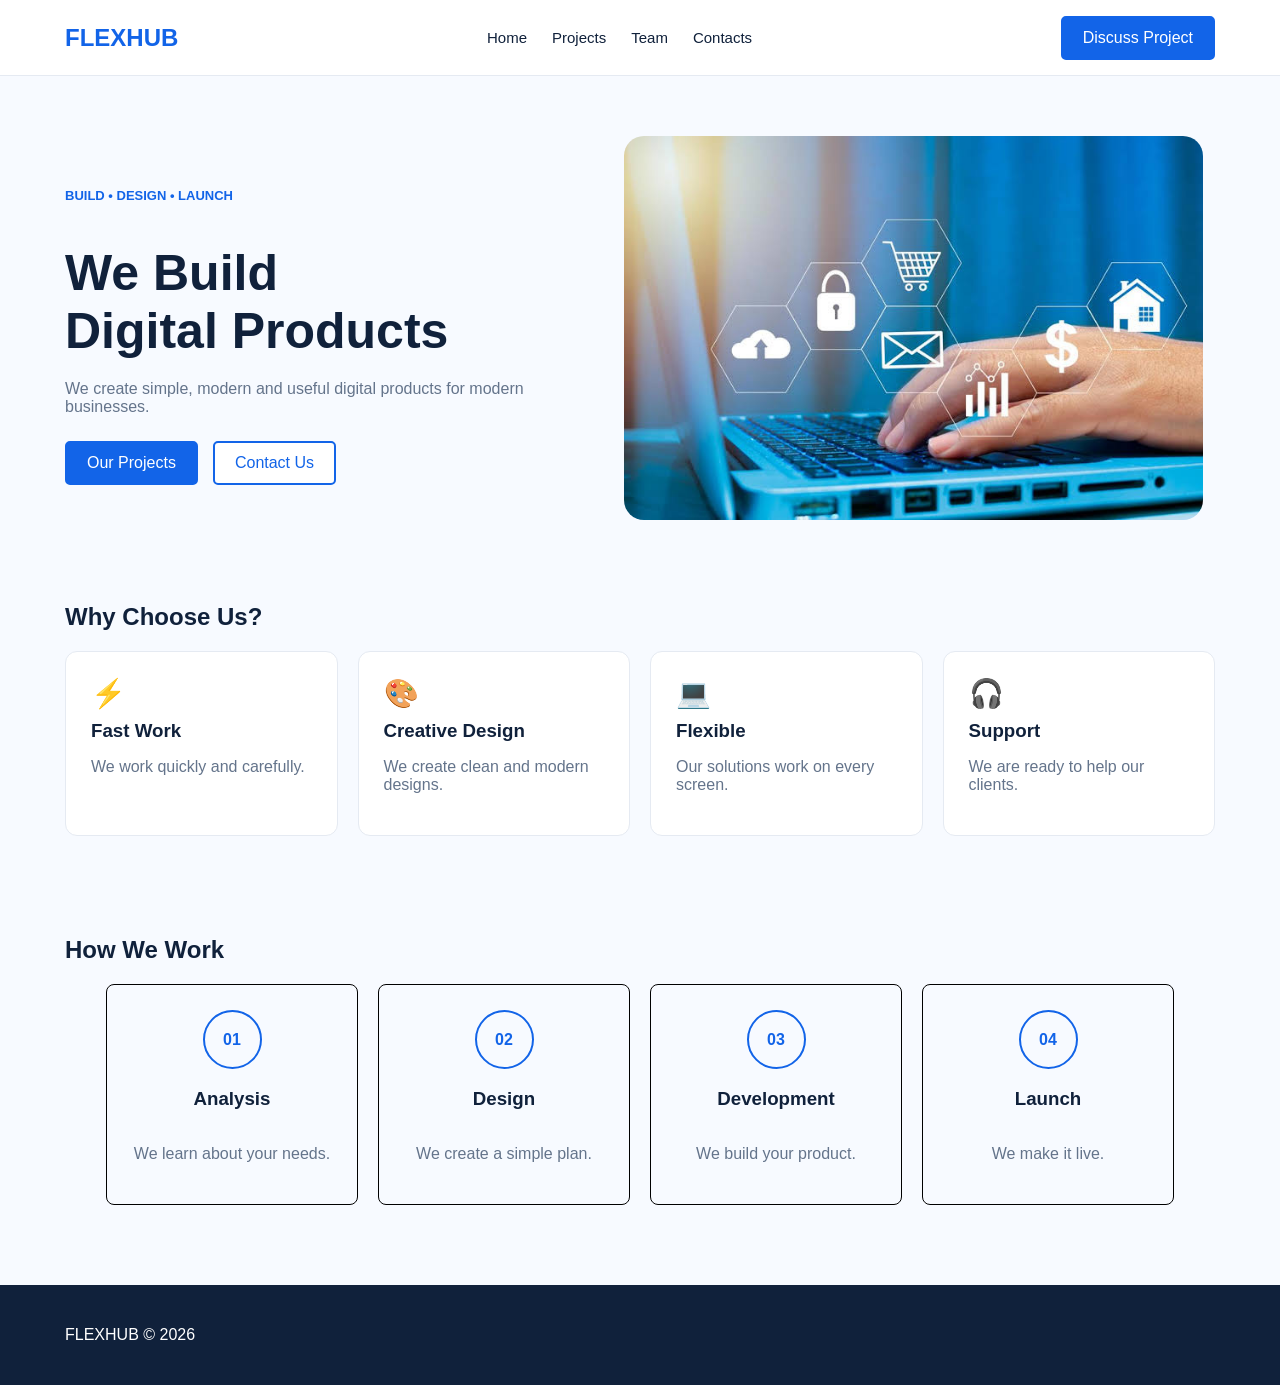
<file: index.html>
<!DOCTYPE html>
<html lang="en">

<head>
    <meta charset="UTF-8">
    <meta name="viewport" content="width=device-width, initial-scale=1.0">
    <title>FLEXHUB - Home</title>
    <link rel="stylesheet" href="style.css">
</head>

<body>

    <header>
        <div class="container nav">
            <a href="index.html">
                <h2 class="logo">FLEXHUB</h2>
            </a>
            <nav>
                <a href="index.html">Home</a>
                <a href="projects.html">Projects</a>
                <a href="team.html">Team</a>
                <a href="contacts.html">Contacts</a>
            </nav>
            <a href="contacts.html" class="btn">Discuss Project</a>
        </div>
    </header>

    <main>

        <section class="hero container">
            <div class="hero-text">
                <p class="small-title">BUILD • DESIGN • LAUNCH</p>
                <h1>We Build<br>Digital Products</h1>
                <p>We create simple, modern and useful digital products for modern businesses.</p>
                <div class="buttons">
                    <a href="projects.html" class="btn">Our Projects</a>
                    <a href="contacts.html" class="btnsecond">Contact Us</a>
                </div>
            </div>

            <div class="hero-card">          
                <img src="images (2).jfif">     
            </div>

        </section>

    <section class="container">
        <h2 class="section-title">Why Choose Us?</h2>
         
        <div class="advantages">

           <div class="advantage">
            <span>⚡️</span>
            <h3>Fast Work</h3>
            <p>We work quickly and carefully.</p>
        </div>
            
        <div class="advantage">
            <span>🎨</span>
            <h3>Creative Design</h3>
            <p>We create clean and modern designs.</p>
        </div>

          <div class="advantage">
            <span>💻</span>
            <h3>Flexible</h3>
            <p>Our solutions work on every screen.</p>
        </div>

        <div class="advantage">
            <span>🎧</span>
            <h3>Support</h3>
            <p>We are ready to help our clients.</p>
        </div>

        </div>
    </section>

    <section class="process container">
      <h2 class="section-title">How We Work</h2>

      <div class="steps">
  
        <div class="step">
            <div>01</div>
            <h3>Analysis</h3>
            <p>We learn about your needs.</p>
        </div>

        <div class="step">
            <div>02</div>
            <h3>Design</h3>
            <p>We create a simple plan.</p>
        </div>

        <div class="step">
            <div>03</div>
            <h3>Development</h3>
            <p>We build your product.</p>
        </div>

        <div class="step">
            <div>04</div>
            <h3>Launch</h3>
            <p>We make it live.</p>
        </div>

      </div>
    </section>
</main>

<footer>
    <div class="container">
        <p>FLEXHUB © 2026</p>
    </div>
</footer>

</body>

</html>
</file>
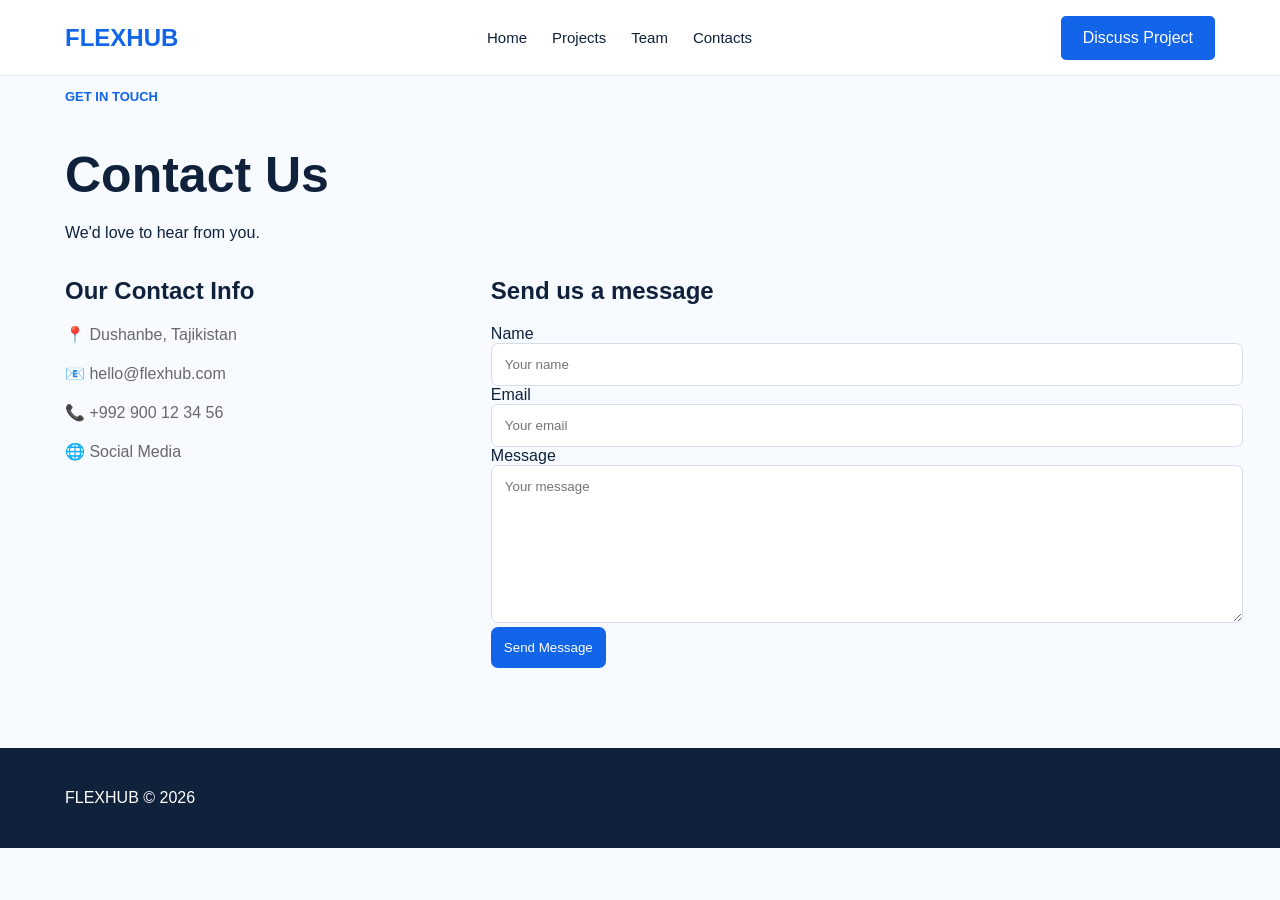
<file: contacts.html>
<!DOCTYPE html>
<html lang="en">
<head>
    <meta charset="UTF-8">
    <meta name="viewport" content="width=device-width, initial-scale=1.0">
    <title>FLEXHUB - Contacts</title>
    <link rel="stylesheet" href="style.css">
</head>

<body>

<header>
    <div class="container nav">

        <h2 class="logo">FLEXHUB</h2>

        <nav>
            <a href="index.html">Home</a>
            <a href="projects.html">Projects</a>
            <a href="team.html">Team</a>
            <a href="contacts.html">Contacts</a>
        </nav>

        <a href="contacts.html" class="btn">Discuss Project</a>

    </div>
</header>

<main>

<section class="Page-title-container">
    <p class="small-title">GET IN TOUCH</p>
    <h1>Contact Us</h1>
    <p>We'd love to hear from you.</p>
</section>

<section class="contact container">
    <div class="contact-info">
 <h2>Our Contact Info</h2>
        <p>📍 Dushanbe, Tajikistan</p>
        <p>📧 hello@flexhub.com</p>
        <p>📞 +992 900 12 34 56</p>
        <p>🌐 Social Media</p>
    </div>
 
    <form>
        <h2>Send us a message</h2>

        <label>Name</label>
        <input type="text" placeholder="Your name" required>

        <label>Email</label>
        <input type="email" placeholder="Your email" required>

        <label>Message</label>
        <textarea placeholder="Your message"></textarea>

        <button type="submit">Send Message</button>
    </form>
</section>

</main>

<footer>
    <div class="container">
        <p>FLEXHUB © 2026</p>
    </div>
</footer>

</body>
</html>
</file>
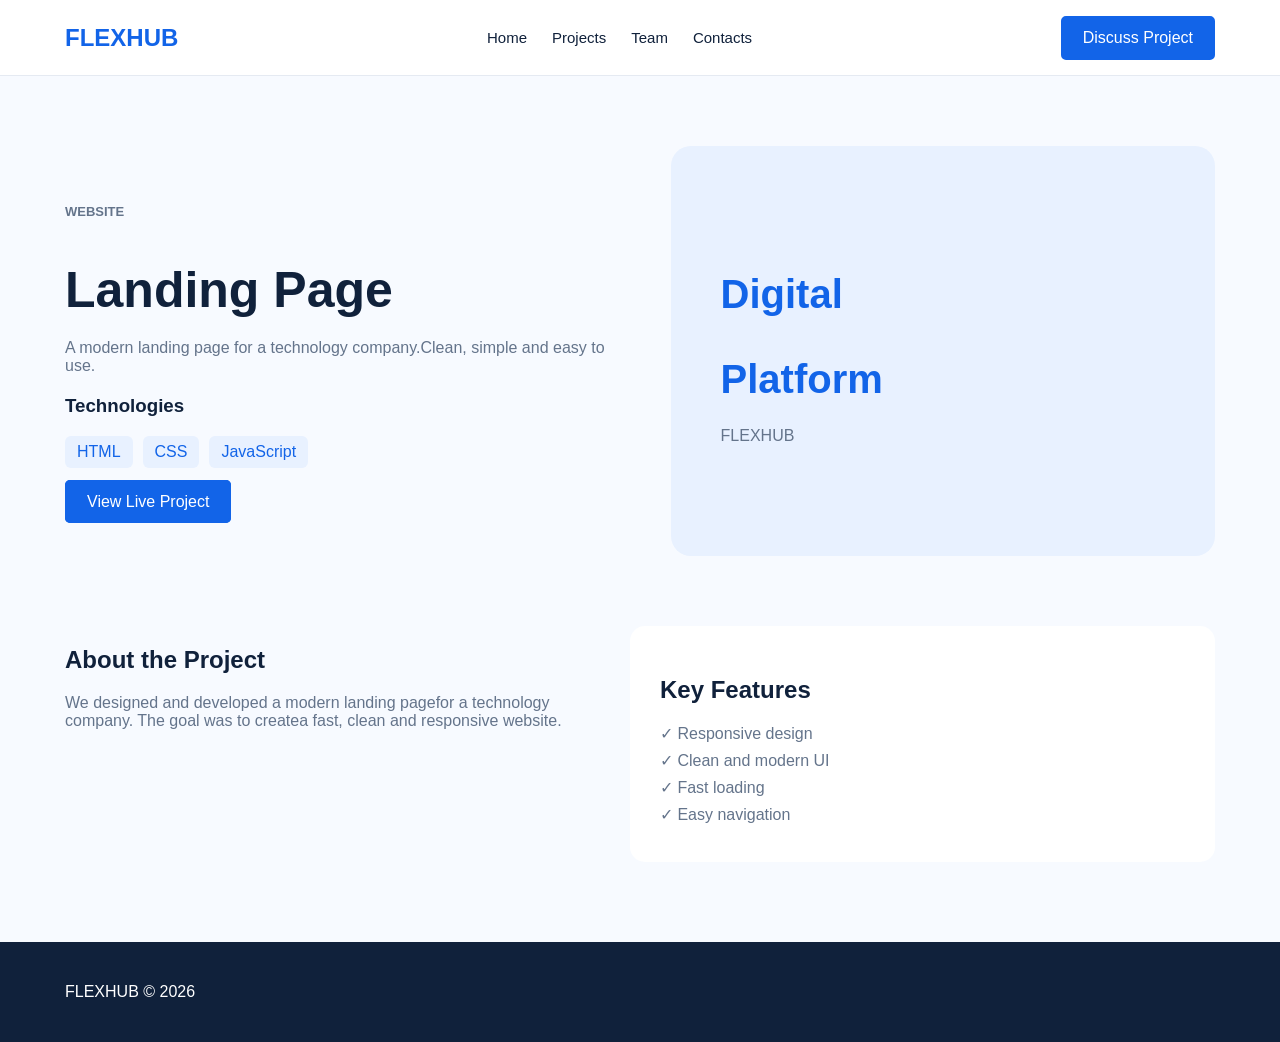
<file: project.html>
<!DOCTYPE html>
<html lang="en">

<head>
    <meta charset="UTF-8">
    <meta name="viewport" content="width=device-width, initial-scale=1.0">
    <title>FLEXHUB - Project</title>
    <link rel="stylesheet" href="style.css">
</head>

<body>

    <header>
        <div class="container nav">

            <h2 class="logo">FLEXHUB</h2>

            <nav>
                <a href="index.html">Home</a>
                <a href="projects.html">Projects</a>
                <a href="team.html">Team</a>
                <a href="contacts.html">Contacts</a>
            </nav>

            <a href="contacts.html" class="btn">Discuss Project</a>

        </div>
    </header>

    <main>

        <section class="project-hero container">

            <div class="project-info">
                <p class="small-title">WEBSITE</p>

                <h1>Landing Page</h1>
                <p> A modern landing page for a technology company.Clean, simple and easy to use.</p>
                <h3>Technologies</h3>

                <div class="tags">
                    <span>HTML</span>
                    <span>CSS</span>
                    <span>JavaScript</span>
                </div>

                <a href="contacts.html" class="btn">View Live Project</a>

            </div>

            <div class="big-project">
                <h2>Digital</h2>
                <h2>Platform</h2>
                <p>FLEXHUB</p>
            </div>

        </section>
        <section class="about-project container">
            <div>
                <h2>About the Project</h2>

                <p> We designed and developed a modern landing pagefor a technology company. The goal was to createa
                    fast, clean and responsive website.</p>
            </div>
            <div class="features">
                <h2>Key Features</h2>

                <p>✓ Responsive design</p>
                <p>✓ Clean and modern UI</p>
                <p>✓ Fast loading</p>
                <p>✓ Easy navigation</p>
            </div>
        </section>

    </main>

    <footer>
        <div class="container">
            <p>FLEXHUB © 2026</p>
        </div>
    </footer>

</body>

</html>
</file>
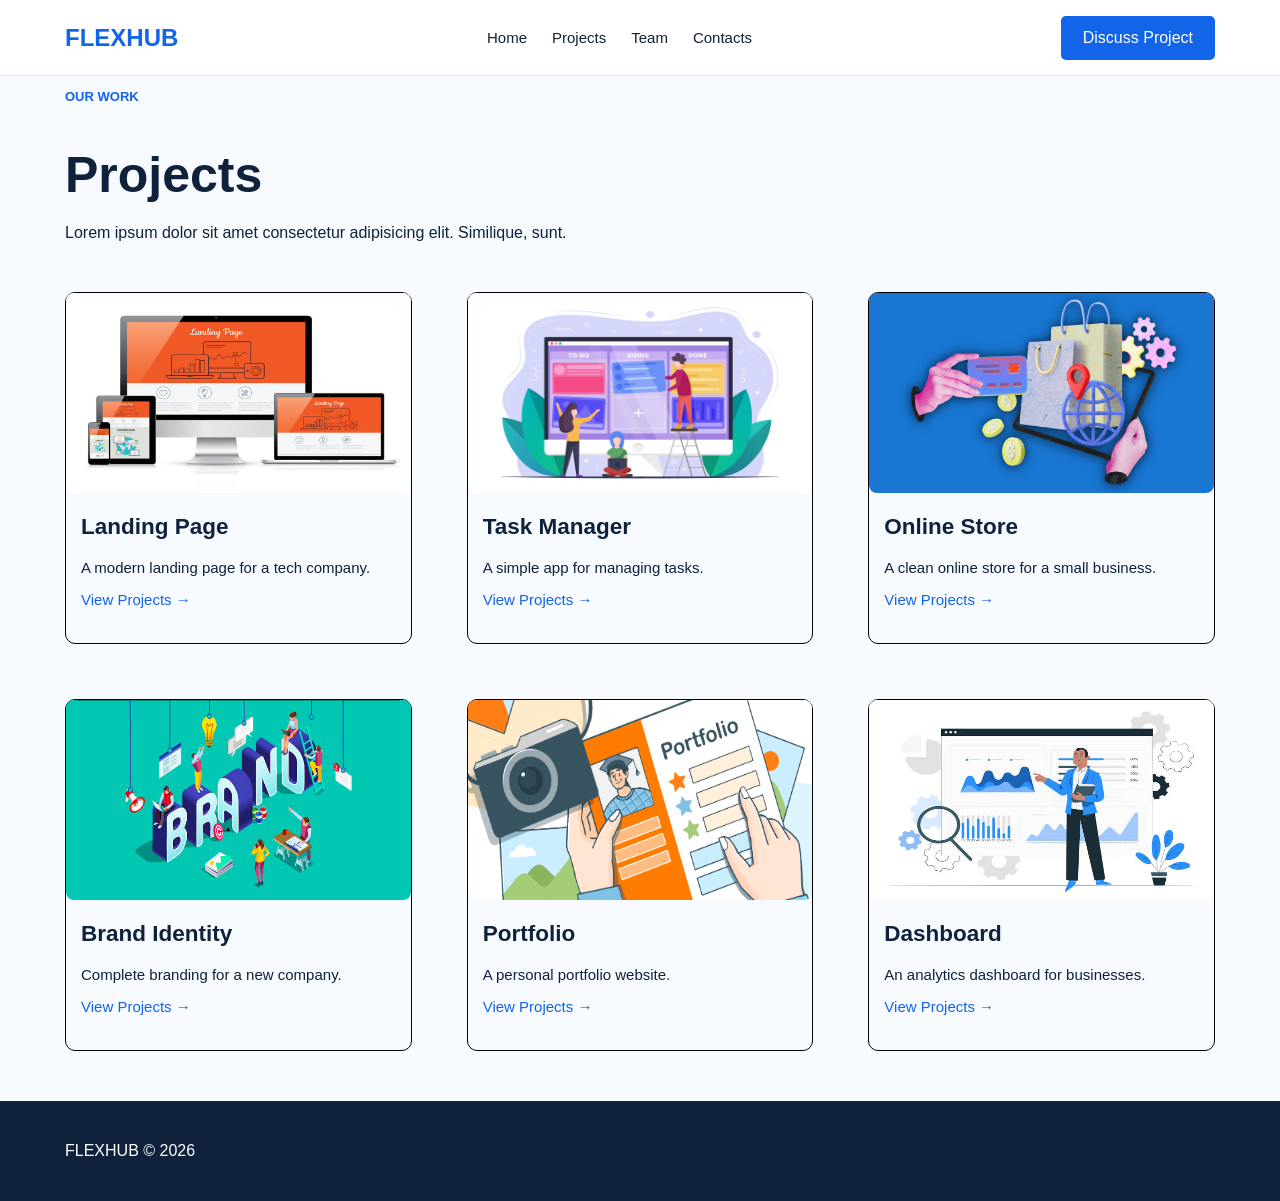
<file: projects.html>
<!DOCTYPE html>
<html lang="en">
<head>
    <meta charset="UTF-8">
    <meta name="viewport" content="width=device-width, initial-scale=1.0">
    <title>FLEXHUB - Projects</title>
    <link rel="stylesheet" href="style.css">
</head>
<body>
    
    <header>
        <div class="container nav">
            <a href="index.html">
                <h2 class="logo">FLEXHUB</h2>
            </a>
            <nav>
                <a href="index.html">Home</a>
                <a href="projects.html">Projects</a>
                <a href="team.html">Team</a>
                <a href="contacts.html">Contacts</a>
            </nav>
            <a href="contacts.html" class="btn">Discuss Project</a>
        </div>
    </header>
<main>
    <section class="Page-title-container">
        
          <p class="small-title">OUR WORK</p>
          <h1>Projects</h1>
          <p>Lorem ipsum dolor sit amet consectetur adipisicing elit. Similique, sunt.</p>
      
    </section>

    <section class="Page-cards-container">
        <div class="cards">
          <div class="card"> 
            <div class="card-img">
                <img src="landingpage.jpg">
            </div>
            <div class="card-items">
                <h2>Landing Page</h2>
                <p>A modern landing page for a tech company.</p>
                <a href="project.html">View Projects →</a>
            </div>
          </div>
          <div class="card"> 
            <div class="card-img">
                <img src="task-manager-vector-design-concept.jpg">
            </div>
            <div class="card-items">
                <h2>Task Manager</h2>
                <p>A simple app for managing tasks.</p>
                <a href="project.html">View Projects →</a>
            </div>
          </div>
          <div class="card"> 
            <div class="card-img">
                <img src="how-to-start-an-online-store-featured-RZhG3Q.tmp_.jpeg">
            </div>
            <div class="card-items">
                <h2>Online Store</h2>
                <p>A clean online store for a small business.</p>
                <a href="project.html">View Projects →</a>
            </div>
          </div>
          <div class="card"> 
            <div class="card-img">
                <img src="brand.jfif">
            </div>
            <div class="card-items">
                <h2>Brand Identity</h2>
                <p>Complete branding for a new company.</p>
                <a href="project.html">View Projects →</a>
            </div>
          </div>
          <div class="card"> 
            <div class="card-img">
                <img src="portfolio.png">
            </div>
            <div class="card-items">
                <h2>Portfolio</h2>
                <p>A personal portfolio website.</p>
                <a href="project.html">View Projects →</a>
            </div>
          </div>
          <div class="card"> 
            <div class="card-img">
                <img src="Dashboard.jfif">
            </div>
            <div class="card-items">
                <h2>Dashboard</h2>
                <p>An analytics dashboard for businesses.</p>
                <a href="project.html">View Projects →</a>
            </div>
          </div>
        </div>

    </section>
</main>

    
<footer>
    <div class="container">
        <p>FLEXHUB © 2026</p>
    </div>
</footer>

</body>

</html>

</body>
</html>
</file>
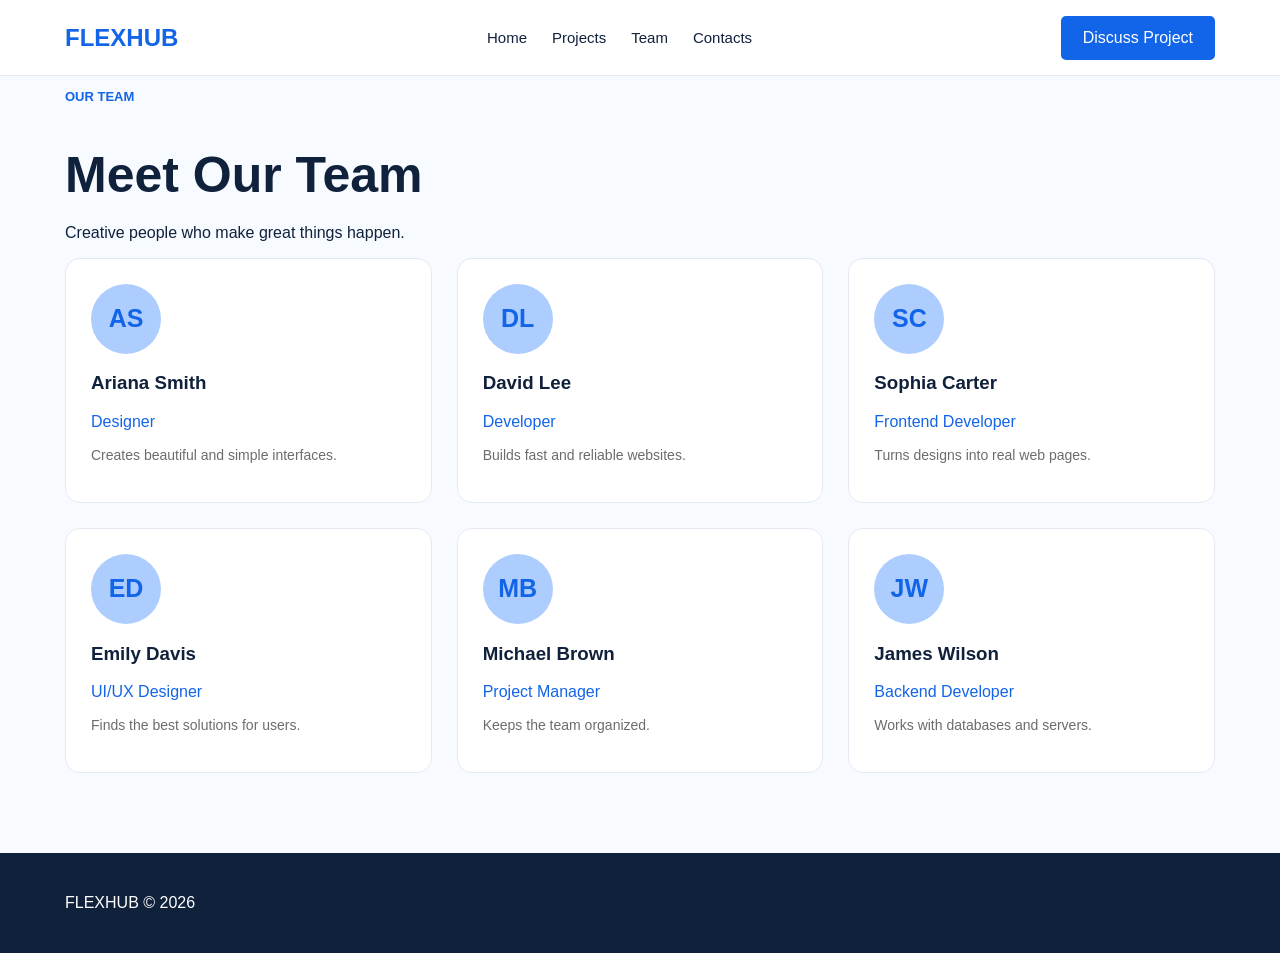
<file: team.html>
<!DOCTYPE html>
<html lang="en">

<head>
    <meta charset="UTF-8">
    <meta name="viewport" content="width=device-width, initial-scale=1.0">
    <title>FLEXHUB - Team</title>
    <link rel="stylesheet" href="style.css">
</head>

<body>

    <header>
        <div class="container nav">

            <h2 class="logo">FLEXHUB</h2>

            <nav>
                <a href="index.html">Home</a>
                <a href="projects.html">Projects</a>
                <a href="team.html">Team</a>
                <a href="contacts.html">Contacts</a>
            </nav>

            <a href="contacts.html" class="btn">Discuss Project</a>

        </div>
    </header>
    <main>
        <section class="Page-title-container">
            <p class="small-title">OUR TEAM</p>
            <h1>Meet Our Team</h1>
            <p>Creative people who make great things happen.</p>
        </section>

        <section class="container">
            <div class="team">

                <div class="member">
                    <div class="person">AS</div>
                    <h3>Ariana Smith</h3>
                    <p>Designer</p>
                    <p style="font-size: 14px; color: rgb(108, 108, 108);">Creates beautiful and simple interfaces.</p>
                </div>

                <div class="member">
                    <div class="person">DL</div>
                    <h3>David Lee</h3>
                    <p>Developer</p>
                    <p style="font-size: 14px; color: rgb(108, 108, 108);">Builds fast and reliable websites.</p>
                </div>

                <div class="member">
                    <div class="person">SC</div>
                    <h3>Sophia Carter</h3>
                    <p>Frontend Developer</p>
                    <p style="font-size: 14px; color: rgb(108, 108, 108);">Turns designs into real web pages.</p>
                </div>

                <div class="member">
                    <div class="person">ED</div>
                    <h3>Emily Davis</h3>
                    <p>UI/UX Designer</p>
                    <p style="font-size: 14px; color: rgb(108, 108, 108);">Finds the best solutions for users.</p>
                </div>
                <div class="member">
                    <div class="person">MB</div>
                    <h3>Michael Brown</h3>
                    <p>Project Manager</p>
                    <p style="font-size: 14px; color: rgb(108, 108, 108);">Keeps the team organized.</p>
                </div>


                <div class="member">
                    <div class="person">JW</div>
                    <h3>James Wilson</h3>
                    <p>Backend Developer</p>
                      <p style="font-size: 14px; color: rgb(108, 108, 108);">Works with databases and servers.</p>
                </div>
            </div>

        </section>
    </main>

    <footer>
        <div class="container">
            <p>FLEXHUB © 2026</p>
        </div>
    </footer>

</body>

</html>
</file>
<file: style.css>
body {
    font-family: Arial, sans-serif;
    background: #f7faff;
    color: #10213b;
    margin: 0;
    padding: 0;
}

.container {
    width: 90%;
    max-width: 1150px;
    margin: auto;
}

header {
    background-color: white;
    border-bottom: 1px solid #e5eaf2;
    position: sticky;
    top: 0;
    z-index: 1000;
}

.nav {
    min-height: 75px;
    display: flex;
    align-items: center;
    justify-content: space-between;
    gap: 30px;
}

.logo {
    color: #1264e8;
}

.container a {
    text-decoration: none;
}

nav {
    display: flex;
    gap: 25px;
    justify-content: center;
}

nav a {
    text-decoration: none;
    font-size: 15px;
    color: #10213b;
}

nav a:hover {
    color: #1264e8;
}

.btn {
    padding: 11px 20px;
    background: #1264e8;
    border-radius: 5px;
    color: white;
    text-decoration: none;
    border: 2px solid #1264e8;
}

.btn:hover {
    background: #0d51bd;
}

.btnsecond {
    background: white;
    color: #1264e8;
    border: 2px solid #1264e8;
    padding: 11px 20px;
    border-radius: 5px;
}

.hero {
    display: flex;
    align-items: center;
    justify-content: space-between;
    gap: 60px;
    padding-top: 60px;
    padding-bottom: 60px;
}

.hero-text {
    flex: 1 1 50%;
}

.hero-text .small-title {
    color: #1264e8;
    font-size: 13px;
    font-weight: bold;
    margin-bottom: 10px;
}

h1 {
    font-size: 50px;
    margin-bottom: 20px;
}

.hero-text p {
    max-width: 500px;
    color: #64748b;
    margin-bottom: 25px;
}

.buttons {
    display: flex;
    flex-wrap: wrap;
    gap: 15px;
}

.hero-card img {
    border-radius: 20px;
    width: 98%;
    flex: 1 1 88%;
}

.advantages {
    display: flex;
    flex-wrap: wrap;
    gap: 20px;
}

.advantage {
    flex: 1 1 200px;
    background: white;
    padding: 25px;
    border-radius: 12px;
    border: 1px solid #e5eaf2;
}

.advantage span {
    font-size: 28px;
}

.advantage h3 {
    margin: 10px 0;
}

.advantage p {
    color: #64748b;
}

.process {
    padding-top: 80px;
    padding-bottom: 80px;
}

.steps {
    display: flex;
    flex-wrap: wrap;
    justify-content: center;
    align-items: center;
    gap: 20px;
}

.step {
    display: flex;
    flex-direction: column;
    justify-content: center;
    align-items: center;
    border: 1px solid black;
    padding: 25px;
    border-radius: 8px;
    width: 200px;
}

.step div {
    display: flex;
    align-items: center;
    justify-content: center;
    border: 2px solid #1264e8;
    border-radius: 50%;
    width: 55px;
    height: 55px;
    color: #1264e8;
    font-weight: bold;
}

.step p {
    color: #64748b;
}

footer {
    background: #10213b;
    color: white;
    padding: 25px 0;
}

.small-title {
    color: #1264e8;
    font-size: 13px;
    font-weight: bold;
    margin-bottom: 10px;
}

.card img {
    width: 100%;
    height: 200px;
    border-radius: 8px;
}

.cards {
    display: flex;
    flex-wrap: wrap;
    justify-content: center;
    gap: 55px;
    margin-top: 50px;
    margin-bottom: 50px;
    font-size: 15px;
    align-items: center;
}

.card {
    border-radius: 10px;
    border: 1px solid black;
    height: 340px;
    flex: 1 1 250px;
    padding-bottom: 10px;
}

.card-img {

    padding: 0;
    object-fit: cover;
    text-align: center;
}

.card-items {
    padding: 15px;
    padding-top: 0;
}

.card a {
    text-decoration: none;
    color: #1264e8;
}

.Page-title-container {
    width: 90%;
    max-width: 1150px;
    margin: auto;
}

.Page-cards-container {
    width: 90%;
    max-width: 1150px;
    margin: auto;
}

.team {
    display: flex;
    flex-wrap: wrap;
    gap: 25px;
    padding-bottom: 80px;
}

.person {
    width: 70px;
    height: 70px;
    display: flex;
    align-items: center;
    justify-content: center;
    background-color: #aecdff;
    color: #1264e8;
    border-radius: 50%;
    font-size: 25px;
    font-weight: bold;
}

.member p {
    color: #1264e8;
}

.member {
    flex: 1 1 300px;
    background-color: white;
    padding: 25px;
    border-radius: 15px;
    border: 1px solid #e5eaf2;
}

.contact {
    display: flex;
    gap: 50px;
    padding-bottom: 80px;
}

.contact-info {
    flex: 1 1 40%;
}

.contact-info p {
    margin: 20px 0;
    color: rgb(104, 104, 104);
}

.form {
    flex: 1 1 50%;
    background-color: white;
    padding: 30px;
    border-radius: 15px;
    border: 1px solid #e5eaf2;
    display: flex;
    flex-direction: column;
    gap: 10px;
}
input,textarea{
    width: 100%;
    padding: 13px;
    border: 1px solid #d7deea;
    border-radius: 7px;
    font-family: Arial, Helvetica, sans-serif;
}
textarea{
    min-height: 130px;
}
button{
    padding: 13px;
    background-color: #1264e8;
    color: white;
    border: none;
    border-radius: 7px;
    cursor: pointer;
}

.project-hero{
    display: flex;
     padding-top: 70px;
    padding-bottom: 70px;
    align-items: center;
    gap: 50px;
}
.project-info{
    flex: 1 1 50%;
}
.project-info p{
    color: #64748b;
    margin-bottom: 20px;
}
.tags{
    display: flex;
    flex-wrap: wrap;
    gap: 10px;
    margin: 15px 0 25px;
}
.tags span{
    background-color: #e8f1ff;
    color: #1264e8;
    padding: 7px 12px;
    border-radius: 6px;
}
.big-project{
    flex: 1 1 40%;
    min-height: 310px;
    background-color: #e8f1ff;
    border-radius: 20px;
    display: flex;
    flex-direction: column;
    justify-content: center;
    padding: 50px;

}
.big-project h2{
    color: #1264e8;
    margin: 20px 0;
    font-size: 40px;
}
.big-project p{
    color: #64748b;
    margin: 5px 0;
}
.about-project {
    display: flex;
    gap: 40px;
    padding-bottom: 80px;
}
.about-project div{
    flex: 1 1 50%;
}
.about-project p {
    color: #64748b;
}
.features {
    background-color: white;
    padding: 30px;
    border-radius: 15px;
}
.features p{
   margin: 8px 0;
}


@media (max-width: 767px) {
    .container {
        flex-direction: column;
    }

    .btn {
        font-size: 14px;
    }

    header {
        position: relative;
    }
}
</file>
